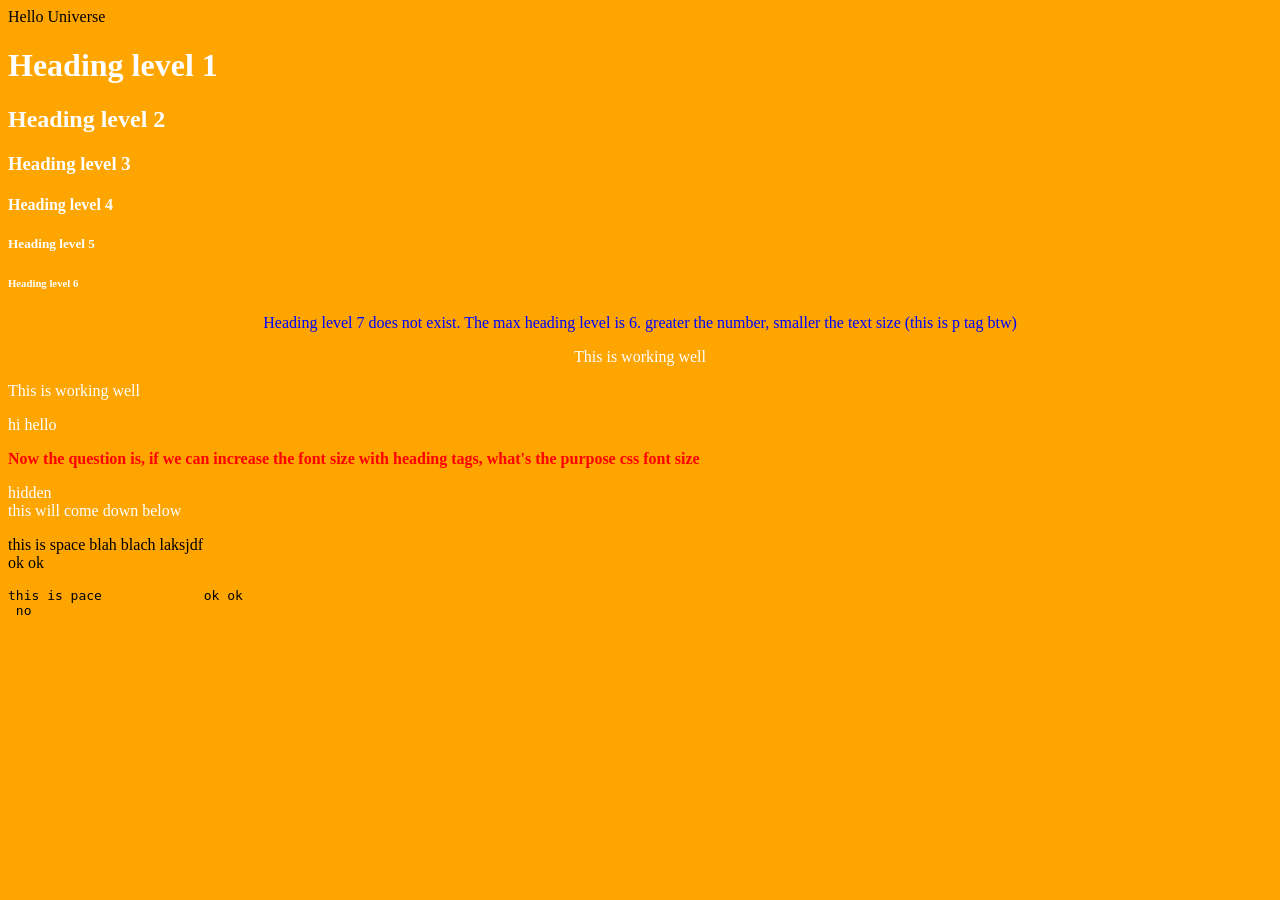
<file: index.html>
<html>
  <head>
    <title>Hello Universe</title>
  </head>
  <body style="background-color:orange">
    Hello Universe
    <h1 style="color:white">Heading level 1</h1>
    <h2 style="color:white">Heading level 2</h2>
    <h3 style="color:white">Heading level 3</h3>
    <h4 style="color:white">Heading level 4</h3>
    <h5 style="color:white">Heading level 5</h5>
    <h6 style="color:white">Heading level 6</h6>
    <p title="This is tool tip" style="color:blue" align="center">Heading level 7 does not exist. The max heading level is 6. greater the number, smaller the text size (this is p tag btw)</p>
    <p style="color:white" align="center" >This is working well</p>
    <p style="color:white" title="this is tooltip" >This is working well</p>
    <p style="color:white" lang="es"> hi hello </p>
    <strong style="color:red">Now the question is, if we can increase the font size with heading tags, what's the purpose css font size</strong>
    <p style="color:white">hidden <br> this will come down below</p>
    <p>this is space blah blach         laksjdf        
    <br>
    ok ok
    </p>

    <pre>this is pace             ok ok <br> no </pre>
  </body>
</html>
</file>
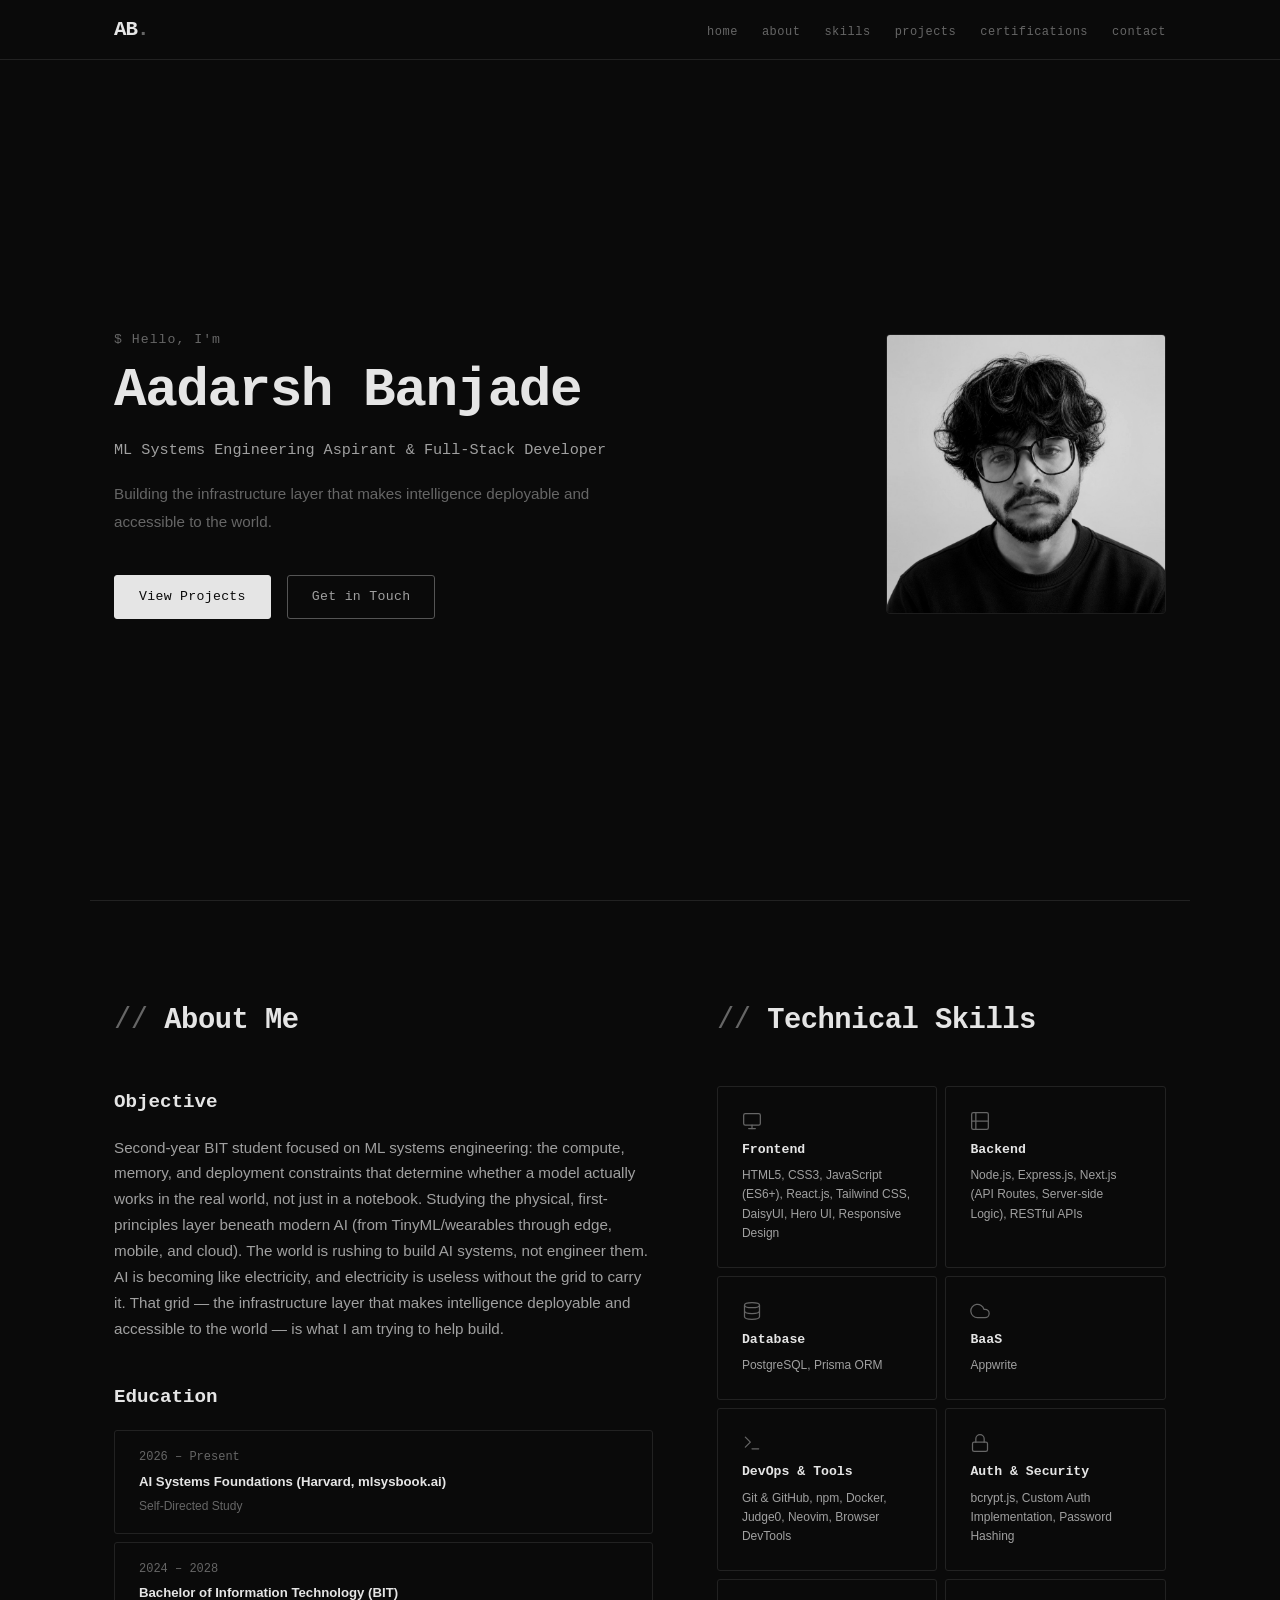
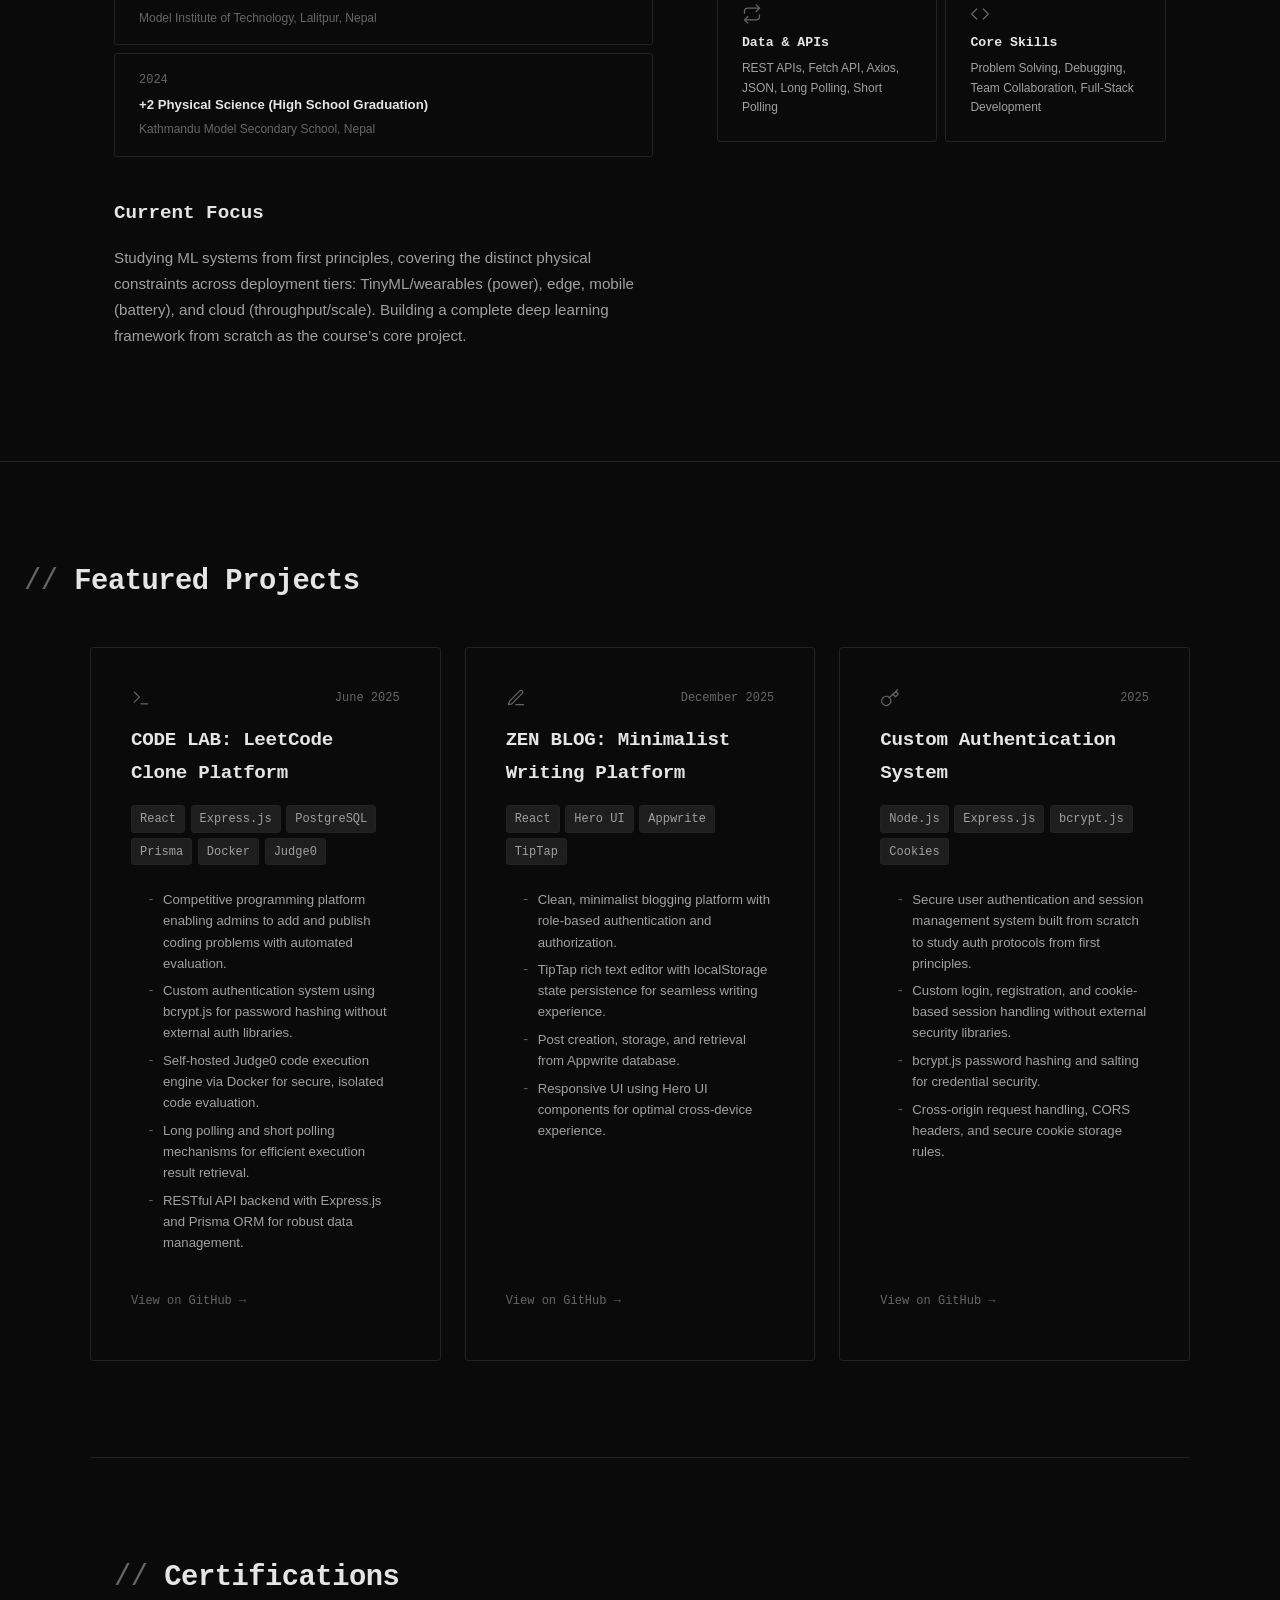
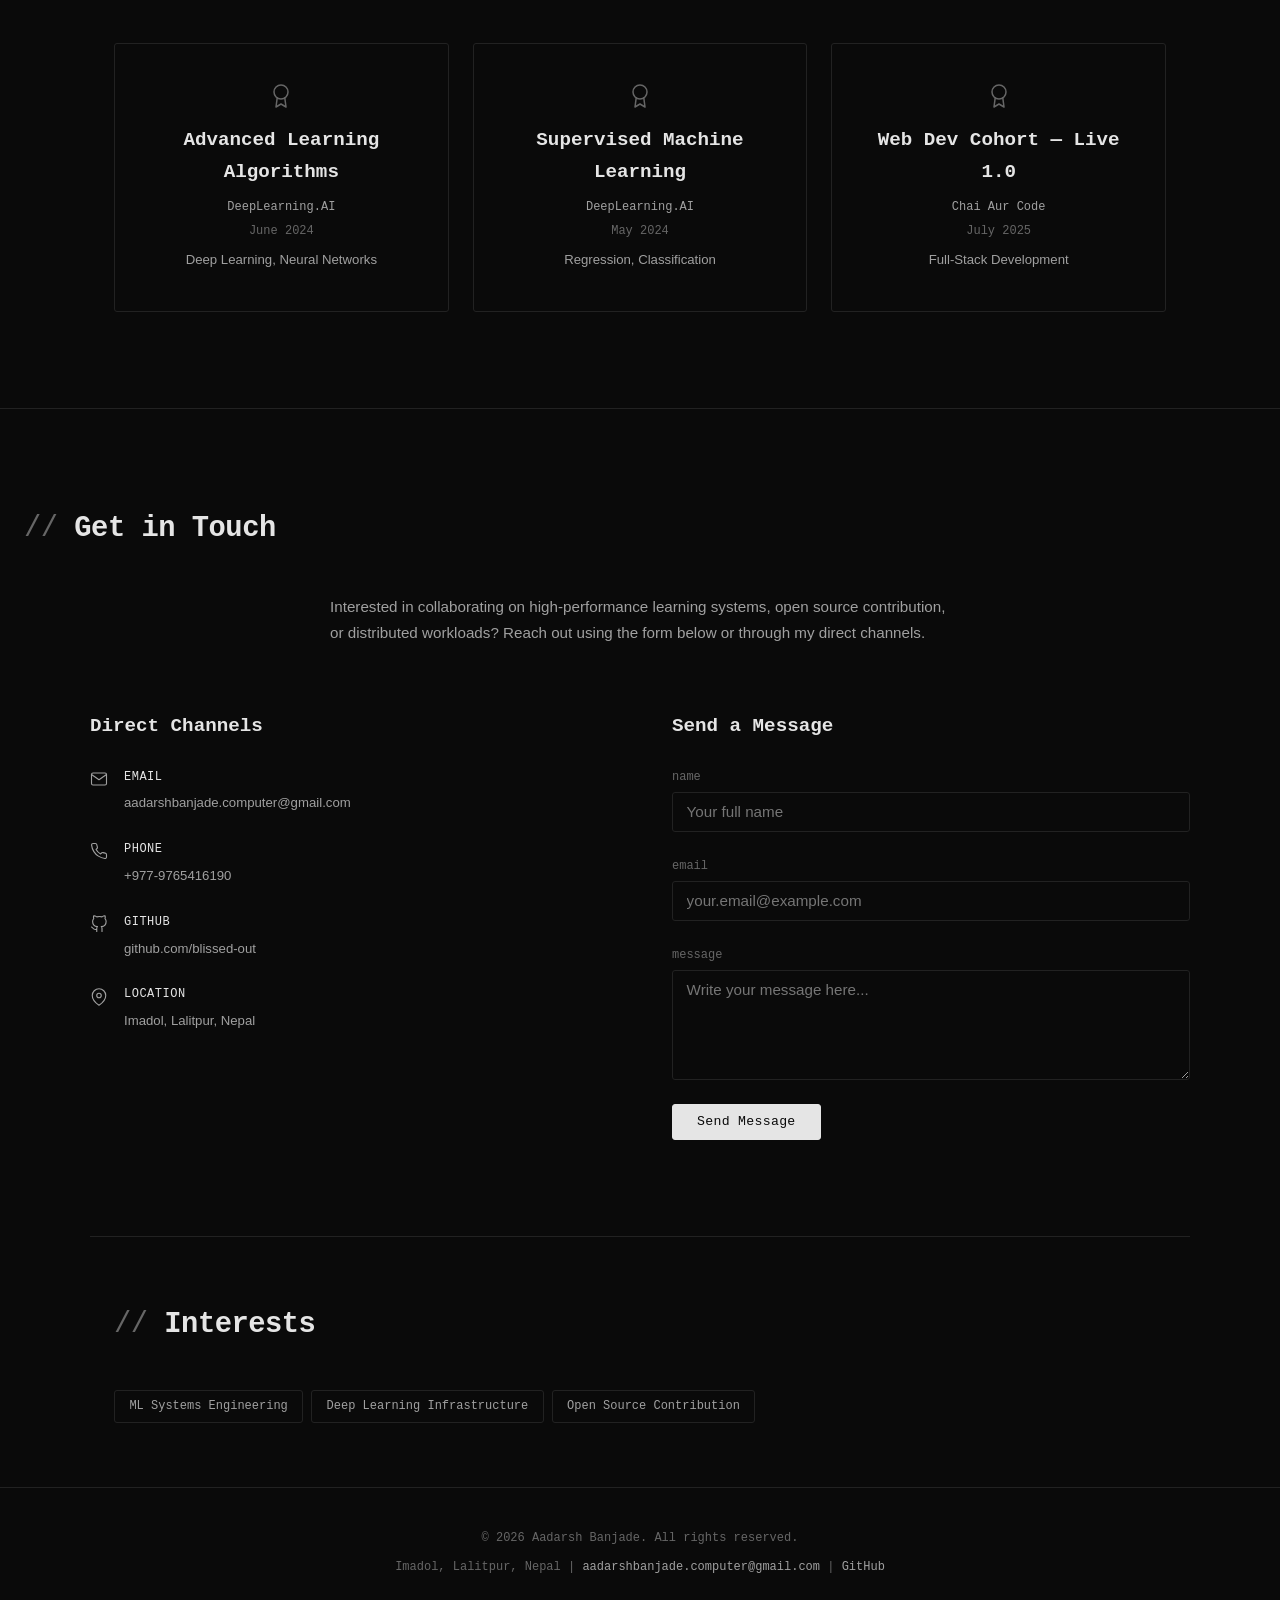
<file: week_3/assignment/index.html>
<!DOCTYPE html>
<html lang="en">
<head>
  <meta charset="utf-8">
  <meta name="viewport" content="width=device-width, initial-scale=1.0">
  <meta name="description" content="Personal portfolio of Aadarsh Banjade — ML Systems Engineering aspirant, full-stack developer, and BIT student at Model Institute of Technology, Nepal.">
  <title>Aadarsh Banjade | Personal Portfolio</title>
  <link rel="stylesheet" href="style.css">
</head>
<body>

  <header class="site-header" id="top">
    <div class="header-inner">
      <a href="#top" class="logo">AB<span class="logo-dot">.</span></a>
      <nav class="main-nav" id="main-nav">
        <button class="nav-toggle" id="nav-toggle" aria-label="Toggle navigation menu" aria-expanded="false">
          <span class="hamburger"></span>
        </button>
        <ul class="nav-list" id="nav-list">
          <li><a href="#hero" class="nav-link">Home</a></li>
          <li><a href="#about" class="nav-link">About</a></li>
          <li><a href="#skills" class="nav-link">Skills</a></li>
          <li><a href="#projects" class="nav-link">Projects</a></li>
          <li><a href="#certifications" class="nav-link">Certifications</a></li>
          <li><a href="#contact" class="nav-link">Contact</a></li>
        </ul>
      </nav>
    </div>
  </header>

  <main>

    <section id="hero" class="hero-section">
      <div class="hero-content">
        <p class="hero-greeting">Hello, I'm</p>
        <h1 class="hero-name">Aadarsh Banjade</h1>
        <p class="hero-tagline">ML Systems Engineering Aspirant &amp; Full-Stack Developer</p>
        <p class="hero-description">
          Building the infrastructure layer that makes intelligence deployable and accessible to the world.
        </p>
        <div class="hero-cta">
          <a href="#projects" class="btn btn-primary">View Projects</a>
          <a href="#contact" class="btn btn-outline">Get in Touch</a>
        </div>
      </div>
      <div class="hero-image">
        <figure class="profile-figure">
          <img src="./images/profile.jpeg" alt="Portrait photograph of Aadarsh Banjade" width="320" height="320" class="profile-img">
        </figure>
      </div>
    </section>

    <div class="about-skills-wrapper">

      <section id="about" class="about-section">
        <h2 class="section-title">About Me</h2>
        <div class="about-content">
          <h3>Objective</h3>
          <p>
            Second-year BIT student focused on ML systems engineering: the compute, memory, and deployment constraints that determine whether a model actually works in the real world, not just in a notebook. Studying the physical, first-principles layer beneath modern AI (from TinyML/wearables through edge, mobile, and cloud). The world is rushing to build AI systems, not engineer them. AI is becoming like electricity, and electricity is useless without the grid to carry it. That grid &mdash; the infrastructure layer that makes intelligence deployable and accessible to the world &mdash; is what I am trying to help build.
          </p>

          <h3>Education</h3>
          <div class="education-cards">
            <div class="edu-card">
              <span class="edu-year">2026 &ndash; Present</span>
              <strong>AI Systems Foundations (Harvard, mlsysbook.ai)</strong>
              <span class="edu-inst">Self-Directed Study</span>
            </div>
            <div class="edu-card">
              <span class="edu-year">2024 &ndash; 2028</span>
              <strong>Bachelor of Information Technology (BIT)</strong>
              <span class="edu-inst">Model Institute of Technology, Lalitpur, Nepal</span>
            </div>
            <div class="edu-card">
              <span class="edu-year">2024</span>
              <strong>+2 Physical Science (High School Graduation)</strong>
              <span class="edu-inst">Kathmandu Model Secondary School, Nepal</span>
            </div>
          </div>

          <h3>Current Focus</h3>
          <p>
            Studying ML systems from first principles, covering the distinct physical constraints across deployment tiers: TinyML/wearables (power), edge, mobile (battery), and cloud (throughput/scale). Building a complete deep learning framework from scratch as the course&rsquo;s core project.
          </p>
        </div>
      </section>

      <section id="skills" class="skills-section">
        <h2 class="section-title">Technical Skills</h2>
        <div class="skills-grid">
          <div class="skill-card">
            <div class="skill-icon"><svg width="20" height="20" viewBox="0 0 24 24" fill="none" stroke="currentColor" stroke-width="1.5" stroke-linecap="round" stroke-linejoin="round"><rect x="2" y="3" width="20" height="14" rx="2"/><line x1="8" y1="21" x2="16" y2="21"/><line x1="12" y1="17" x2="12" y2="21"/></svg></div>
            <h3>Frontend</h3>
            <p>HTML5, CSS3, JavaScript (ES6+), React.js, Tailwind CSS, DaisyUI, Hero UI, Responsive Design</p>
          </div>
          <div class="skill-card">
            <div class="skill-icon"><svg width="20" height="20" viewBox="0 0 24 24" fill="none" stroke="currentColor" stroke-width="1.5" stroke-linecap="round" stroke-linejoin="round"><rect x="2" y="2" width="20" height="20" rx="2"/><line x1="7" y1="2" x2="7" y2="22"/><line x1="2" y1="12" x2="22" y2="12"/></svg></div>
            <h3>Backend</h3>
            <p>Node.js, Express.js, Next.js (API Routes, Server-side Logic), RESTful APIs</p>
          </div>
          <div class="skill-card">
            <div class="skill-icon"><svg width="20" height="20" viewBox="0 0 24 24" fill="none" stroke="currentColor" stroke-width="1.5" stroke-linecap="round" stroke-linejoin="round"><ellipse cx="12" cy="5" rx="9" ry="3"/><path d="M21 12c0 1.66-4 3-9 3s-9-1.34-9-3"/><path d="M3 5v14c0 1.66 4 3 9 3s9-1.34 9-3V5"/></svg></div>
            <h3>Database</h3>
            <p>PostgreSQL, Prisma ORM</p>
          </div>
          <div class="skill-card">
            <div class="skill-icon"><svg width="20" height="20" viewBox="0 0 24 24" fill="none" stroke="currentColor" stroke-width="1.5" stroke-linecap="round" stroke-linejoin="round"><path d="M18 10h-1.26A8 8 0 1 0 9 20h9a5 5 0 0 0 0-10z"/></svg></div>
            <h3>BaaS</h3>
            <p>Appwrite</p>
          </div>
          <div class="skill-card">
            <div class="skill-icon"><svg width="20" height="20" viewBox="0 0 24 24" fill="none" stroke="currentColor" stroke-width="1.5" stroke-linecap="round" stroke-linejoin="round"><polyline points="4 17 10 11 4 5"/><line x1="12" y1="19" x2="20" y2="19"/></svg></div>
            <h3>DevOps &amp; Tools</h3>
            <p>Git &amp; GitHub, npm, Docker, Judge0, Neovim, Browser DevTools</p>
          </div>
          <div class="skill-card">
            <div class="skill-icon"><svg width="20" height="20" viewBox="0 0 24 24" fill="none" stroke="currentColor" stroke-width="1.5" stroke-linecap="round" stroke-linejoin="round"><rect x="3" y="11" width="18" height="11" rx="2"/><path d="M7 11V7a5 5 0 0 1 10 0v4"/></svg></div>
            <h3>Auth &amp; Security</h3>
            <p>bcrypt.js, Custom Auth Implementation, Password Hashing</p>
          </div>
          <div class="skill-card">
            <div class="skill-icon"><svg width="20" height="20" viewBox="0 0 24 24" fill="none" stroke="currentColor" stroke-width="1.5" stroke-linecap="round" stroke-linejoin="round"><polyline points="17 1 21 5 17 9"/><path d="M3 11V9a4 4 0 0 1 4-4h14"/><polyline points="7 23 3 19 7 15"/><path d="M21 13v2a4 4 0 0 1-4 4H3"/></svg></div>
            <h3>Data &amp; APIs</h3>
            <p>REST APIs, Fetch API, Axios, JSON, Long Polling, Short Polling</p>
          </div>
          <div class="skill-card">
            <div class="skill-icon"><svg width="20" height="20" viewBox="0 0 24 24" fill="none" stroke="currentColor" stroke-width="1.5" stroke-linecap="round" stroke-linejoin="round"><polyline points="16 18 22 12 16 6"/><polyline points="8 6 2 12 8 18"/></svg></div>
            <h3>Core Skills</h3>
            <p>Problem Solving, Debugging, Team Collaboration, Full-Stack Development</p>
          </div>
        </div>
      </section>

    </div>

    <section id="projects" class="projects-section">
      <h2 class="section-title">Featured Projects</h2>
      <div class="projects-grid">

        <article class="project-card">
          <div class="project-card-header">
            <span class="project-icon"><svg width="20" height="20" viewBox="0 0 24 24" fill="none" stroke="currentColor" stroke-width="1.5" stroke-linecap="round" stroke-linejoin="round"><polyline points="4 17 10 11 4 5"/><line x1="12" y1="19" x2="20" y2="19"/></svg></span>
            <span class="project-date">June 2025</span>
          </div>
          <h3>CODE LAB: LeetCode Clone Platform</h3>
          <div class="project-tags">
            <span class="tag">React</span>
            <span class="tag">Express.js</span>
            <span class="tag">PostgreSQL</span>
            <span class="tag">Prisma</span>
            <span class="tag">Docker</span>
            <span class="tag">Judge0</span>
          </div>
          <ul class="project-details">
            <li>Competitive programming platform enabling admins to add and publish coding problems with automated evaluation.</li>
            <li>Custom authentication system using bcrypt.js for password hashing without external auth libraries.</li>
            <li>Self-hosted Judge0 code execution engine via Docker for secure, isolated code evaluation.</li>
            <li>Long polling and short polling mechanisms for efficient execution result retrieval.</li>
            <li>RESTful API backend with Express.js and Prisma ORM for robust data management.</li>
          </ul>
          <a href="https://github.com/blissed-out/code-lab" class="project-link" target="_blank" rel="noopener noreferrer">View on GitHub &rarr;</a>
        </article>

        <article class="project-card">
          <div class="project-card-header">
            <span class="project-icon"><svg width="20" height="20" viewBox="0 0 24 24" fill="none" stroke="currentColor" stroke-width="1.5" stroke-linecap="round" stroke-linejoin="round"><path d="M12 20h9"/><path d="M16.5 3.5a2.121 2.121 0 0 1 3 3L7 19l-4 1 1-4L16.5 3.5z"/></svg></span>
            <span class="project-date">December 2025</span>
          </div>
          <h3>ZEN BLOG: Minimalist Writing Platform</h3>
          <div class="project-tags">
            <span class="tag">React</span>
            <span class="tag">Hero UI</span>
            <span class="tag">Appwrite</span>
            <span class="tag">TipTap</span>
          </div>
          <ul class="project-details">
            <li>Clean, minimalist blogging platform with role-based authentication and authorization.</li>
            <li>TipTap rich text editor with localStorage state persistence for seamless writing experience.</li>
            <li>Post creation, storage, and retrieval from Appwrite database.</li>
            <li>Responsive UI using Hero UI components for optimal cross-device experience.</li>
          </ul>
          <a href="https://github.com/blissed-out/tiptap-demo-blog/tree/main" class="project-link" target="_blank" rel="noopener noreferrer">View on GitHub &rarr;</a>
        </article>

        <article class="project-card">
          <div class="project-card-header">
            <span class="project-icon"><svg width="20" height="20" viewBox="0 0 24 24" fill="none" stroke="currentColor" stroke-width="1.5" stroke-linecap="round" stroke-linejoin="round"><path d="M21 2l-2 2m-7.61 7.61a5.5 5.5 0 1 1-7.778 7.778 5.5 5.5 0 0 1 7.777-7.777zm0 0L15.5 7.5m0 0l3 3L22 7l-3-3m-3.5 3.5L19 4"/></svg></span>
            <span class="project-date">2025</span>
          </div>
          <h3>Custom Authentication System</h3>
          <div class="project-tags">
            <span class="tag">Node.js</span>
            <span class="tag">Express.js</span>
            <span class="tag">bcrypt.js</span>
            <span class="tag">Cookies</span>
          </div>
          <ul class="project-details">
            <li>Secure user authentication and session management system built from scratch to study auth protocols from first principles.</li>
            <li>Custom login, registration, and cookie-based session handling without external security libraries.</li>
            <li>bcrypt.js password hashing and salting for credential security.</li>
            <li>Cross-origin request handling, CORS headers, and secure cookie storage rules.</li>
          </ul>
          <a href="https://github.com/blissed-out/authentication-system" class="project-link" target="_blank" rel="noopener noreferrer">View on GitHub &rarr;</a>
        </article>

      </div>
    </section>

    <section id="certifications" class="certifications-section">
      <h2 class="section-title">Certifications</h2>
      <div class="certifications-grid">

        <article class="cert-card">
          <div class="cert-badge"><svg width="24" height="24" viewBox="0 0 24 24" fill="none" stroke="currentColor" stroke-width="1.5" stroke-linecap="round" stroke-linejoin="round"><circle cx="12" cy="8" r="7"/><polyline points="8.21 13.89 7 23 12 20 17 23 15.79 13.88"/></svg></div>
          <h3>Advanced Learning Algorithms</h3>
          <p class="cert-issuer">DeepLearning.AI</p>
          <p class="cert-date">June 2024</p>
          <p class="cert-topics">Deep Learning, Neural Networks</p>
        </article>

        <article class="cert-card">
          <div class="cert-badge"><svg width="24" height="24" viewBox="0 0 24 24" fill="none" stroke="currentColor" stroke-width="1.5" stroke-linecap="round" stroke-linejoin="round"><circle cx="12" cy="8" r="7"/><polyline points="8.21 13.89 7 23 12 20 17 23 15.79 13.88"/></svg></div>
          <h3>Supervised Machine Learning</h3>
          <p class="cert-issuer">DeepLearning.AI</p>
          <p class="cert-date">May 2024</p>
          <p class="cert-topics">Regression, Classification</p>
        </article>

        <article class="cert-card">
          <div class="cert-badge"><svg width="24" height="24" viewBox="0 0 24 24" fill="none" stroke="currentColor" stroke-width="1.5" stroke-linecap="round" stroke-linejoin="round"><circle cx="12" cy="8" r="7"/><polyline points="8.21 13.89 7 23 12 20 17 23 15.79 13.88"/></svg></div>
          <h3>Web Dev Cohort &mdash; Live 1.0</h3>
          <p class="cert-issuer">Chai Aur Code</p>
          <p class="cert-date">July 2025</p>
          <p class="cert-topics">Full-Stack Development</p>
        </article>

      </div>
    </section>

    <!-- ======== CONTACT ======== -->
    <section id="contact" class="contact-section">
      <h2 class="section-title">Get in Touch</h2>
      <p class="contact-intro">
        Interested in collaborating on high-performance learning systems, open source contribution, or distributed workloads? Reach out using the form below or through my direct channels.
      </p>

      <div class="contact-wrapper">

        <div class="contact-info">
          <h3>Direct Channels</h3>
          <ul class="contact-list">
            <li>
              <span class="contact-icon"><svg width="18" height="18" viewBox="0 0 24 24" fill="none" stroke="currentColor" stroke-width="1.5" stroke-linecap="round" stroke-linejoin="round"><path d="M4 4h16c1.1 0 2 .9 2 2v12c0 1.1-.9 2-2 2H4c-1.1 0-2-.9-2-2V6c0-1.1.9-2 2-2z"/><polyline points="22,6 12,13 2,6"/></svg></span>
              <div>
                <strong>Email</strong>
                <a href="mailto:aadarshbanjade.computer@gmail.com">aadarshbanjade.computer@gmail.com</a>
              </div>
            </li>
            <li>
              <span class="contact-icon"><svg width="18" height="18" viewBox="0 0 24 24" fill="none" stroke="currentColor" stroke-width="1.5" stroke-linecap="round" stroke-linejoin="round"><path d="M22 16.92v3a2 2 0 0 1-2.18 2 19.79 19.79 0 0 1-8.63-3.07 19.5 19.5 0 0 1-6-6 19.79 19.79 0 0 1-3.07-8.67A2 2 0 0 1 4.11 2h3a2 2 0 0 1 2 1.72c.127.96.362 1.903.7 2.81a2 2 0 0 1-.45 2.11L8.09 9.91a16 16 0 0 0 6 6l1.27-1.27a2 2 0 0 1 2.11-.45c.907.338 1.85.573 2.81.7A2 2 0 0 1 22 16.92z"/></svg></span>
              <div>
                <strong>Phone</strong>
                <span>+977-9765416190</span>
              </div>
            </li>
            <li>
              <span class="contact-icon"><svg width="18" height="18" viewBox="0 0 24 24" fill="none" stroke="currentColor" stroke-width="1.5" stroke-linecap="round" stroke-linejoin="round"><path d="M9 19c-5 1.5-5-2.5-7-3m14 6v-3.87a3.37 3.37 0 0 0-.94-2.61c3.14-.35 6.44-1.54 6.44-7A5.44 5.44 0 0 0 20 4.77 5.07 5.07 0 0 0 19.91 1S18.73.65 16 2.48a13.38 13.38 0 0 0-7 0C6.27.65 5.09 1 5.09 1A5.07 5.07 0 0 0 5 4.77a5.44 5.44 0 0 0-1.5 3.78c0 5.42 3.3 6.61 6.44 7A3.37 3.37 0 0 0 9 18.13V22"/></svg></span>
              <div>
                <strong>GitHub</strong>
                <a href="https://github.com/blissed-out" target="_blank" rel="noopener noreferrer">github.com/blissed-out</a>
              </div>
            </li>
            <li>
              <span class="contact-icon"><svg width="18" height="18" viewBox="0 0 24 24" fill="none" stroke="currentColor" stroke-width="1.5" stroke-linecap="round" stroke-linejoin="round"><path d="M21 10c0 7-9 13-9 13s-9-6-9-13a9 9 0 0 1 18 0z"/><circle cx="12" cy="10" r="3"/></svg></span>
              <div>
                <strong>Location</strong>
                <span>Imadol, Lalitpur, Nepal</span>
              </div>
            </li>
          </ul>
        </div>

        <!-- Contact Form -->
        <div class="contact-form-wrapper">
          <h3>Send a Message</h3>
          <form action="https://httpbin.org/post" method="post" class="contact-form" id="contact-form">
            <div class="form-group">
              <label for="contact-name">Name</label>
              <input type="text" id="contact-name" name="name" placeholder="Your full name" required>
            </div>
            <div class="form-group">
              <label for="contact-email">Email</label>
              <input type="email" id="contact-email" name="email" placeholder="your.email@example.com" required>
            </div>
            <div class="form-group">
              <label for="contact-message">Message</label>
              <textarea id="contact-message" name="message" rows="5" placeholder="Write your message here..." required></textarea>
            </div>
            <button type="submit" class="btn btn-primary btn-submit">Send Message</button>
          </form>
        </div>

      </div>
    </section>

    <section id="interests" class="interests-section">
      <h2 class="section-title">Interests</h2>
      <div class="interests-list">
        <span class="interest-tag">ML Systems Engineering</span>
        <span class="interest-tag">Deep Learning Infrastructure</span>
        <span class="interest-tag">Open Source Contribution</span>
      </div>
    </section>

  </main>

  <footer class="site-footer">
    <div class="footer-inner">
      <p>&copy; 2026 Aadarsh Banjade. All rights reserved.</p>
      <address>
        Imadol, Lalitpur, Nepal |
        <a href="mailto:aadarshbanjade.computer@gmail.com">aadarshbanjade.computer@gmail.com</a> |
        <a href="https://github.com/blissed-out" target="_blank" rel="noopener noreferrer">GitHub</a>
      </address>
    </div>
  </footer>

  <script>
    const navToggle = document.getElementById('nav-toggle');
    const navList   = document.getElementById('nav-list');

    navToggle.addEventListener('click', () => {
      const isOpen = navToggle.getAttribute('aria-expanded') === 'true';
      navToggle.setAttribute('aria-expanded', !isOpen);
      navList.classList.toggle('nav-open');
    });

    navList.querySelectorAll('.nav-link').forEach(link => {
      link.addEventListener('click', () => {
        navToggle.setAttribute('aria-expanded', 'false');
        navList.classList.remove('nav-open');
      });
    });
  </script>

</body>
</html>
</file>
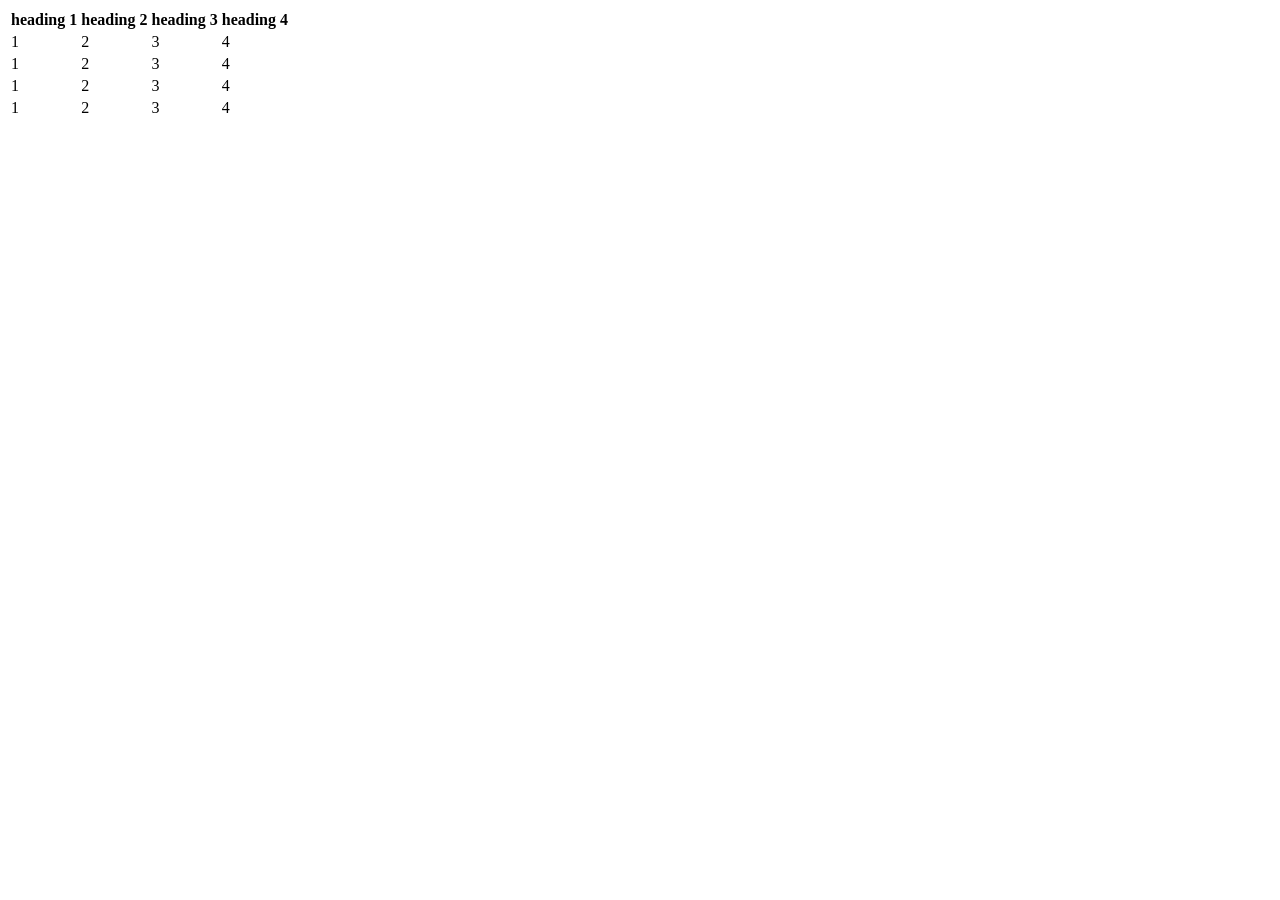
<file: table_demo.html>
<!DOCTYPE html>
<html lang="en">
<head>
  <meta charset="UTF-8">
  <meta name="viewport" content="width=device-width, initial-scale=1.0">
  <title>Document</title>
</head>
<body>
  <table>
    <tr>
      <th>heading 1</th>
      <th>heading 2</th>
      <th>heading 3</th>
      <th>heading 4</th>
    </tr>
    <tr>
      <td>1</td>
      <td>2</td>
      <td>3</td>
      <td>4</td>
    </tr>
    <tr>
      <td>1</td>
      <td>2</td>
      <td>3</td>
      <td>4</td>
    </tr>
    <tr>
      <td>1</td>
      <td>2</td>
      <td>3</td>
      <td>4</td>
    </tr>
    <tr>
      <td>1</td>
      <td>2</td>
      <td>3</td>
      <td>4</td>
    </tr>
  </table>
</body>
</html>
</file>
<file: week_3/assignment/style.css>
/* ============================================================
   PORTFOLIO STYLE — Aadarsh Banjade
   Terminal-inspired grayscale aesthetic
   External stylesheet: no inline styles used in index.html
   Uses CSS Custom Properties, Flexbox, Grid, and Media Queries
   ============================================================ */

/* ---------- CSS Custom Properties (Design Tokens) ---------- */
:root {
  /* Color Palette — strict grayscale, zero hue */
  --clr-bg-primary:    #0a0a0a;
  --clr-bg-secondary:  #0f0f0f;
  --clr-bg-card:       #141414;
  --clr-bg-card-hover: #1a1a1a;
  --clr-surface:       #1e1e1e;

  --clr-text-primary:  #e5e5e5;
  --clr-text-secondary:#a0a0a0;
  --clr-text-muted:    #666;

  --clr-accent:        #ccc;
  --clr-accent-hover:  #fff;

  --clr-border:        #222;
  --clr-border-hover:  #555;

  /* Typography */
  --ff-mono:    'JetBrains Mono', 'IBM Plex Mono', ui-monospace, 'SF Mono', 'Fira Code', 'Consolas', monospace;
  --ff-body:    'Inter', 'Segoe UI', 'Helvetica Neue', Arial, sans-serif;

  --fs-hero:    clamp(2.2rem, 5vw, 3.4rem);
  --fs-h2:      clamp(1.4rem, 3vw, 1.8rem);
  --fs-h3:      clamp(1rem, 2vw, 1.2rem);
  --fs-body:    0.95rem;
  --fs-small:   0.825rem;
  --fs-xs:      0.75rem;

  --fw-normal:  400;
  --fw-medium:  500;
  --fw-bold:    600;

  /* Spacing */
  --space-xs:   0.5rem;
  --space-sm:   1rem;
  --space-md:   1.5rem;
  --space-lg:   2.5rem;
  --space-xl:   4rem;
  --space-2xl:  6rem;

  /* Layout */
  --max-width:  1100px;
  --radius-sm:  3px;
  --radius-md:  4px;
  --radius-lg:  6px;

  /* Effects */
  --transition-fast: 0.15s ease;
  --transition-med:  0.25s ease;
}

/* ---------- Reset & Base ---------- */
*,
*::before,
*::after {
  margin: 0;
  padding: 0;
  box-sizing: border-box;
}

html {
  scroll-behavior: smooth;
  scroll-padding-top: 4.5rem;
}

body {
  font-family: var(--ff-body);
  font-size: var(--fs-body);
  font-weight: var(--fw-normal);
  line-height: 1.7;
  color: var(--clr-text-primary);
  background-color: var(--clr-bg-primary);
  -webkit-font-smoothing: antialiased;
}

img {
  max-width: 100%;
  height: auto;
  display: block;
}

a {
  color: var(--clr-accent);
  text-decoration: none;
  transition: color var(--transition-fast);
}

a:hover {
  color: var(--clr-accent-hover);
}

ul {
  list-style: none;
}

/* ---------- Terminal-style section labels ---------- */
.section-title {
  font-family: var(--ff-mono);
  font-size: var(--fs-h2);
  font-weight: var(--fw-bold);
  color: var(--clr-text-primary);
  text-align: left;
  margin-bottom: var(--space-lg);
  letter-spacing: -0.5px;
}

.section-title::before {
  content: '// ';
  color: var(--clr-text-muted);
  font-weight: var(--fw-normal);
}

/* ---------- Buttons ---------- */
.btn {
  display: inline-block;
  padding: 0.6rem 1.5rem;
  border-radius: var(--radius-sm);
  font-family: var(--ff-mono);
  font-weight: var(--fw-medium);
  font-size: var(--fs-small);
  cursor: pointer;
  transition: all var(--transition-fast);
  border: 1px solid transparent;
  text-align: center;
  letter-spacing: 0.3px;
}

.btn-primary {
  background: var(--clr-text-primary);
  color: var(--clr-bg-primary);
  border-color: var(--clr-text-primary);
}

.btn-primary:hover {
  background: #fff;
  color: #000;
  border-color: #fff;
}

.btn-outline {
  background: transparent;
  color: var(--clr-text-secondary);
  border-color: var(--clr-border-hover);
}

.btn-outline:hover {
  color: var(--clr-text-primary);
  border-color: var(--clr-text-primary);
}

/* ============================================================
   HEADER — Flexbox navigation, flat, no blur
   ============================================================ */
.site-header {
  position: fixed;
  top: 0;
  left: 0;
  right: 0;
  z-index: 1000;
  background: var(--clr-bg-primary);
  border-bottom: 1px solid var(--clr-border);
}

.header-inner {
  max-width: var(--max-width);
  margin: 0 auto;
  padding: 0.75rem var(--space-md);

  /* Flexbox: logo left, nav right */
  display: flex;
  align-items: center;
  justify-content: space-between;
}

.logo {
  font-family: var(--ff-mono);
  font-size: 1.3rem;
  font-weight: var(--fw-bold);
  color: var(--clr-text-primary);
  letter-spacing: -1px;
}

.logo:hover {
  color: var(--clr-text-primary);
}

.logo-dot {
  color: var(--clr-text-muted);
}

/* Nav list — Flexbox horizontal */
.nav-list {
  display: flex;
  gap: var(--space-md);
  align-items: center;
}

.nav-link {
  font-family: var(--ff-mono);
  color: var(--clr-text-muted);
  font-size: var(--fs-xs);
  font-weight: var(--fw-normal);
  padding: var(--space-xs) 0;
  text-transform: lowercase;
  letter-spacing: 0.5px;
  position: relative;
  transition: color var(--transition-fast);
}

.nav-link:hover {
  color: var(--clr-text-primary);
}

/* Hamburger toggle (hidden on desktop) */
.nav-toggle {
  display: none;
  background: none;
  border: none;
  cursor: pointer;
  padding: 0.5rem;
}

.hamburger,
.hamburger::before,
.hamburger::after {
  display: block;
  width: 20px;
  height: 1px;
  background: var(--clr-text-primary);
  transition: all var(--transition-fast);
}

.hamburger {
  position: relative;
}

.hamburger::before,
.hamburger::after {
  content: '';
  position: absolute;
  left: 0;
}

.hamburger::before {
  top: -6px;
}

.hamburger::after {
  top: 6px;
}

/* ============================================================
   HERO SECTION — Flexbox: text left, image right
   ============================================================ */
.hero-section {
  min-height: 100vh;
  display: flex;
  align-items: center;
  justify-content: center;
  gap: var(--space-xl);
  padding: calc(var(--space-2xl) + 3rem) var(--space-md) var(--space-2xl);
  max-width: var(--max-width);
  margin: 0 auto;
}

.hero-content {
  flex: 1;
}

.hero-greeting {
  font-family: var(--ff-mono);
  font-size: var(--fs-small);
  color: var(--clr-text-muted);
  letter-spacing: 1px;
  margin-bottom: var(--space-xs);
}

.hero-greeting::before {
  content: '$ ';
  color: var(--clr-text-muted);
}

.hero-name {
  font-family: var(--ff-mono);
  font-size: var(--fs-hero);
  font-weight: var(--fw-bold);
  line-height: 1.15;
  margin-bottom: var(--space-sm);
  color: var(--clr-text-primary);
  letter-spacing: -1.5px;
}

.hero-tagline {
  font-family: var(--ff-mono);
  font-size: var(--fs-body);
  color: var(--clr-text-secondary);
  margin-bottom: var(--space-sm);
  font-weight: var(--fw-normal);
}

.hero-description {
  color: var(--clr-text-muted);
  max-width: 480px;
  margin-bottom: var(--space-lg);
  line-height: 1.8;
}

.hero-cta {
  display: flex;
  gap: var(--space-sm);
  flex-wrap: wrap;
}

.hero-image {
  flex-shrink: 0;
}

.profile-figure {
  position: relative;
}

.profile-img {
  width: 280px;
  height: 280px;
  object-fit: cover;
  border-radius: var(--radius-md);
  border: 1px solid var(--clr-border);
  filter: grayscale(100%) contrast(1.05);
  transition: filter var(--transition-med);
}

.profile-img:hover {
  filter: grayscale(100%) contrast(1.15) brightness(1.05);
}

/* ============================================================
   ABOUT & SKILLS WRAPPER — Flexbox side-by-side
   ============================================================ */
.about-skills-wrapper {
  display: flex;
  gap: var(--space-xl);
  max-width: var(--max-width);
  margin: 0 auto;
  padding: var(--space-2xl) var(--space-md);
  border-top: 1px solid var(--clr-border);
}

.about-section {
  flex: 1.2;
}

.skills-section {
  flex: 1;
}

/* About content */
.about-content h3 {
  font-family: var(--ff-mono);
  font-size: var(--fs-h3);
  font-weight: var(--fw-bold);
  color: var(--clr-text-primary);
  margin: var(--space-lg) 0 var(--space-sm);
}

.about-content h3:first-child {
  margin-top: 0;
}

.about-content p {
  color: var(--clr-text-secondary);
  margin-bottom: var(--space-sm);
}

/* Education cards */
.education-cards {
  display: flex;
  flex-direction: column;
  gap: var(--space-xs);
}

.edu-card {
  background: transparent;
  border: 1px solid var(--clr-border);
  border-radius: var(--radius-sm);
  padding: var(--space-sm) var(--space-md);
  display: flex;
  flex-direction: column;
  gap: 0.2rem;
  transition: border-color var(--transition-fast);
}

.edu-card:hover {
  border-color: var(--clr-border-hover);
}

.edu-year {
  font-family: var(--ff-mono);
  font-size: var(--fs-xs);
  color: var(--clr-text-muted);
  font-weight: var(--fw-normal);
}

.edu-card strong {
  color: var(--clr-text-primary);
  font-size: var(--fs-small);
}

.edu-inst {
  font-size: var(--fs-xs);
  color: var(--clr-text-muted);
}

/* ============================================================
   SKILLS — CSS Grid for skill cards
   ============================================================ */
.skills-grid {
  display: grid;
  grid-template-columns: repeat(2, 1fr);
  gap: var(--space-xs);
}

.skill-card {
  background: transparent;
  border: 1px solid var(--clr-border);
  border-radius: var(--radius-sm);
  padding: var(--space-md);
  transition: border-color var(--transition-fast);
}

.skill-card:hover {
  border-color: var(--clr-border-hover);
}

.skill-icon {
  color: var(--clr-text-muted);
  margin-bottom: var(--space-xs);
  line-height: 1;
}

.skill-icon svg {
  display: block;
}

.skill-card h3 {
  font-family: var(--ff-mono);
  font-size: var(--fs-small);
  font-weight: var(--fw-bold);
  color: var(--clr-text-primary);
  margin-bottom: 0.3rem;
}

.skill-card p {
  font-size: var(--fs-xs);
  color: var(--clr-text-secondary);
  line-height: 1.6;
}

/* ============================================================
   PROJECTS — CSS Grid for project cards
   ============================================================ */
.projects-section {
  border-top: 1px solid var(--clr-border);
  padding: var(--space-2xl) var(--space-md);
}

.projects-grid {
  display: grid;
  grid-template-columns: repeat(auto-fit, minmax(320px, 1fr));
  gap: var(--space-md);
  max-width: var(--max-width);
  margin: 0 auto;
}

.project-card {
  background: transparent;
  border: 1px solid var(--clr-border);
  border-radius: var(--radius-sm);
  padding: var(--space-lg);
  display: flex;
  flex-direction: column;
  transition: border-color var(--transition-fast), transform var(--transition-fast);
}

.project-card:hover {
  border-color: var(--clr-border-hover);
  transform: translateY(-2px);
}

.project-card-header {
  display: flex;
  justify-content: space-between;
  align-items: center;
  margin-bottom: var(--space-sm);
}

.project-icon {
  color: var(--clr-text-muted);
  line-height: 1;
}

.project-icon svg {
  display: block;
}

.project-date {
  font-family: var(--ff-mono);
  font-size: var(--fs-xs);
  color: var(--clr-text-muted);
  font-weight: var(--fw-normal);
}

.project-card h3 {
  font-family: var(--ff-mono);
  font-size: var(--fs-h3);
  font-weight: var(--fw-bold);
  color: var(--clr-text-primary);
  margin-bottom: var(--space-sm);
  letter-spacing: -0.3px;
}

.project-tags {
  display: flex;
  flex-wrap: wrap;
  gap: 0.35rem;
  margin-bottom: var(--space-md);
}

.tag {
  background: var(--clr-surface);
  color: var(--clr-text-secondary);
  font-family: var(--ff-mono);
  font-size: var(--fs-xs);
  font-weight: var(--fw-normal);
  padding: 0.15rem 0.5rem;
  border-radius: var(--radius-sm);
  border: 1px solid var(--clr-border);
}

.project-details {
  flex: 1;
  margin-bottom: var(--space-md);
  padding-left: var(--space-sm);
}

.project-details li {
  position: relative;
  padding-left: var(--space-sm);
  color: var(--clr-text-secondary);
  font-size: var(--fs-small);
  margin-bottom: 0.4rem;
  line-height: 1.6;
}

.project-details li::before {
  content: '-';
  position: absolute;
  left: 0;
  color: var(--clr-text-muted);
  font-family: var(--ff-mono);
}

.project-link {
  font-family: var(--ff-mono);
  font-weight: var(--fw-normal);
  font-size: var(--fs-xs);
  color: var(--clr-text-muted);
  align-self: flex-start;
  padding: var(--space-xs) 0;
  transition: color var(--transition-fast);
}

.project-link:hover {
  color: var(--clr-text-primary);
}

/* ============================================================
   CERTIFICATIONS — CSS Grid for cert cards
   ============================================================ */
.certifications-section {
  padding: var(--space-2xl) var(--space-md);
  max-width: var(--max-width);
  margin: 0 auto;
  border-top: 1px solid var(--clr-border);
}

.certifications-grid {
  display: grid;
  grid-template-columns: repeat(auto-fit, minmax(280px, 1fr));
  gap: var(--space-md);
}

.cert-card {
  background: transparent;
  border: 1px solid var(--clr-border);
  border-radius: var(--radius-sm);
  padding: var(--space-lg);
  text-align: center;
  transition: border-color var(--transition-fast), transform var(--transition-fast);
}

.cert-card:hover {
  border-color: var(--clr-border-hover);
  transform: translateY(-2px);
}

.cert-badge {
  color: var(--clr-text-muted);
  margin-bottom: var(--space-sm);
  display: flex;
  justify-content: center;
}

.cert-badge svg {
  display: block;
}

.cert-card h3 {
  font-family: var(--ff-mono);
  font-size: var(--fs-h3);
  font-weight: var(--fw-bold);
  color: var(--clr-text-primary);
  margin-bottom: var(--space-xs);
}

.cert-issuer {
  font-family: var(--ff-mono);
  color: var(--clr-text-secondary);
  font-weight: var(--fw-normal);
  font-size: var(--fs-xs);
  margin-bottom: 0.2rem;
}

.cert-date {
  font-family: var(--ff-mono);
  color: var(--clr-text-muted);
  font-size: var(--fs-xs);
  margin-bottom: var(--space-xs);
}

.cert-topics {
  color: var(--clr-text-secondary);
  font-size: var(--fs-small);
  font-style: normal;
}

/* ============================================================
   CONTACT — Flexbox: info + form side-by-side
   ============================================================ */
.contact-section {
  border-top: 1px solid var(--clr-border);
  padding: var(--space-2xl) var(--space-md);
}

.contact-intro {
  color: var(--clr-text-secondary);
  max-width: 620px;
  margin: 0 auto var(--space-xl);
}

.contact-wrapper {
  display: flex;
  gap: var(--space-xl);
  max-width: var(--max-width);
  margin: 0 auto;
}

.contact-info,
.contact-form-wrapper {
  flex: 1;
}

.contact-info h3,
.contact-form-wrapper h3 {
  font-family: var(--ff-mono);
  font-size: var(--fs-h3);
  font-weight: var(--fw-bold);
  color: var(--clr-text-primary);
  margin-bottom: var(--space-md);
}

.contact-list li {
  display: flex;
  align-items: flex-start;
  gap: var(--space-sm);
  margin-bottom: var(--space-md);
}

.contact-icon {
  color: var(--clr-text-muted);
  flex-shrink: 0;
  margin-top: 0.2rem;
  line-height: 1;
}

.contact-icon svg {
  display: block;
}

.contact-list strong {
  display: block;
  font-family: var(--ff-mono);
  color: var(--clr-text-primary);
  font-size: var(--fs-xs);
  margin-bottom: 0.15rem;
  font-weight: var(--fw-medium);
  text-transform: uppercase;
  letter-spacing: 0.5px;
}

.contact-list span,
.contact-list a {
  font-size: var(--fs-small);
  color: var(--clr-text-secondary);
}

.contact-list a:hover {
  color: var(--clr-accent-hover);
}

/* Form styling */
.contact-form {
  display: flex;
  flex-direction: column;
  gap: var(--space-md);
}

.form-group {
  display: flex;
  flex-direction: column;
  gap: 0.3rem;
}

.form-group label {
  font-family: var(--ff-mono);
  font-size: var(--fs-xs);
  font-weight: var(--fw-normal);
  color: var(--clr-text-muted);
  text-transform: lowercase;
}

.form-group input,
.form-group textarea {
  background: var(--clr-bg-primary);
  border: 1px solid var(--clr-border);
  border-radius: var(--radius-sm);
  padding: 0.65rem 0.85rem;
  color: var(--clr-text-primary);
  font-family: var(--ff-body);
  font-size: var(--fs-body);
  transition: border-color var(--transition-fast);
  outline: none;
}

.form-group input:focus,
.form-group textarea:focus {
  border-color: var(--clr-border-hover);
}

.form-group textarea {
  resize: vertical;
  min-height: 110px;
}

.btn-submit {
  align-self: flex-start;
}

/* ============================================================
   INTERESTS
   ============================================================ */
.interests-section {
  padding: var(--space-xl) var(--space-md);
  max-width: var(--max-width);
  margin: 0 auto;
  border-top: 1px solid var(--clr-border);
}

.interests-list {
  display: flex;
  justify-content: flex-start;
  gap: var(--space-xs);
  flex-wrap: wrap;
}

.interest-tag {
  font-family: var(--ff-mono);
  background: transparent;
  color: var(--clr-text-secondary);
  padding: 0.35rem 0.9rem;
  border-radius: var(--radius-sm);
  font-size: var(--fs-xs);
  font-weight: var(--fw-normal);
  border: 1px solid var(--clr-border);
  transition: border-color var(--transition-fast), color var(--transition-fast);
}

.interest-tag:hover {
  border-color: var(--clr-border-hover);
  color: var(--clr-text-primary);
}

/* ============================================================
   FOOTER
   ============================================================ */
.site-footer {
  border-top: 1px solid var(--clr-border);
  padding: var(--space-lg) var(--space-md);
}

.footer-inner {
  max-width: var(--max-width);
  margin: 0 auto;
  text-align: center;
}

.footer-inner p {
  font-family: var(--ff-mono);
  color: var(--clr-text-muted);
  font-size: var(--fs-xs);
  margin-bottom: var(--space-xs);
}

.footer-inner address {
  font-style: normal;
  font-family: var(--ff-mono);
  color: var(--clr-text-muted);
  font-size: var(--fs-xs);
}

.footer-inner address a {
  color: var(--clr-text-secondary);
}

.footer-inner address a:hover {
  color: var(--clr-accent-hover);
}

/* ============================================================
   MEDIA QUERIES — Responsive breakpoints
   ============================================================ */

/* ---- Tablet: <= 900px ---- */
@media (max-width: 900px) {

  /* About & Skills stack vertically */
  .about-skills-wrapper {
    flex-direction: column;
    gap: var(--space-lg);
  }

  /* Hero stacks vertically */
  .hero-section {
    flex-direction: column-reverse;
    text-align: center;
    padding-top: calc(var(--space-2xl) + 4rem);
  }

  .hero-greeting {
    justify-content: center;
  }

  .hero-description {
    margin-left: auto;
    margin-right: auto;
  }

  .hero-cta {
    justify-content: center;
  }

  .profile-img {
    width: 200px;
    height: 200px;
  }

  /* Contact stacks */
  .contact-wrapper {
    flex-direction: column;
  }

  .btn-submit {
    align-self: stretch;
  }
}

/* ---- Mobile: <= 640px ---- */
@media (max-width: 640px) {

  /* Show hamburger */
  .nav-toggle {
    display: block;
  }

  /* Vertical nav — hidden by default */
  .nav-list {
    display: none;
    flex-direction: column;
    position: absolute;
    top: 100%;
    left: 0;
    right: 0;
    background: var(--clr-bg-primary);
    border-bottom: 1px solid var(--clr-border);
    padding: var(--space-sm) var(--space-md);
    gap: 0;
  }

  .nav-list.nav-open {
    display: flex;
  }

  .nav-link {
    padding: 0.6rem 0;
    border-bottom: 1px solid var(--clr-border);
    display: block;
  }

  .nav-list li:last-child .nav-link {
    border-bottom: none;
  }

  /* Skills grid single column */
  .skills-grid {
    grid-template-columns: 1fr;
  }

  /* Projects grid single column */
  .projects-grid {
    grid-template-columns: 1fr;
  }

  /* Certifications grid single column */
  .certifications-grid {
    grid-template-columns: 1fr;
  }

  /* Hero adjustments */
  .hero-section {
    min-height: auto;
    padding-bottom: var(--space-xl);
  }

  .hero-name {
    font-size: clamp(1.8rem, 8vw, 2.4rem);
  }

  .profile-img {
    width: 160px;
    height: 160px;
  }

  /* Section spacing reduction */
  .projects-section,
  .contact-section {
    padding: var(--space-xl) var(--space-sm);
  }

  .certifications-section,
  .interests-section {
    padding: var(--space-xl) var(--space-sm);
  }

  .about-skills-wrapper {
    padding: var(--space-xl) var(--space-sm);
  }

  .section-title {
    font-size: clamp(1.2rem, 4vw, 1.5rem);
  }
}

/* ---- Small phones: <= 400px ---- */
@media (max-width: 400px) {
  .hero-cta {
    flex-direction: column;
    align-items: stretch;
  }

  .project-card {
    padding: var(--space-md);
  }

  .cert-card {
    padding: var(--space-md);
  }
}
</file>
